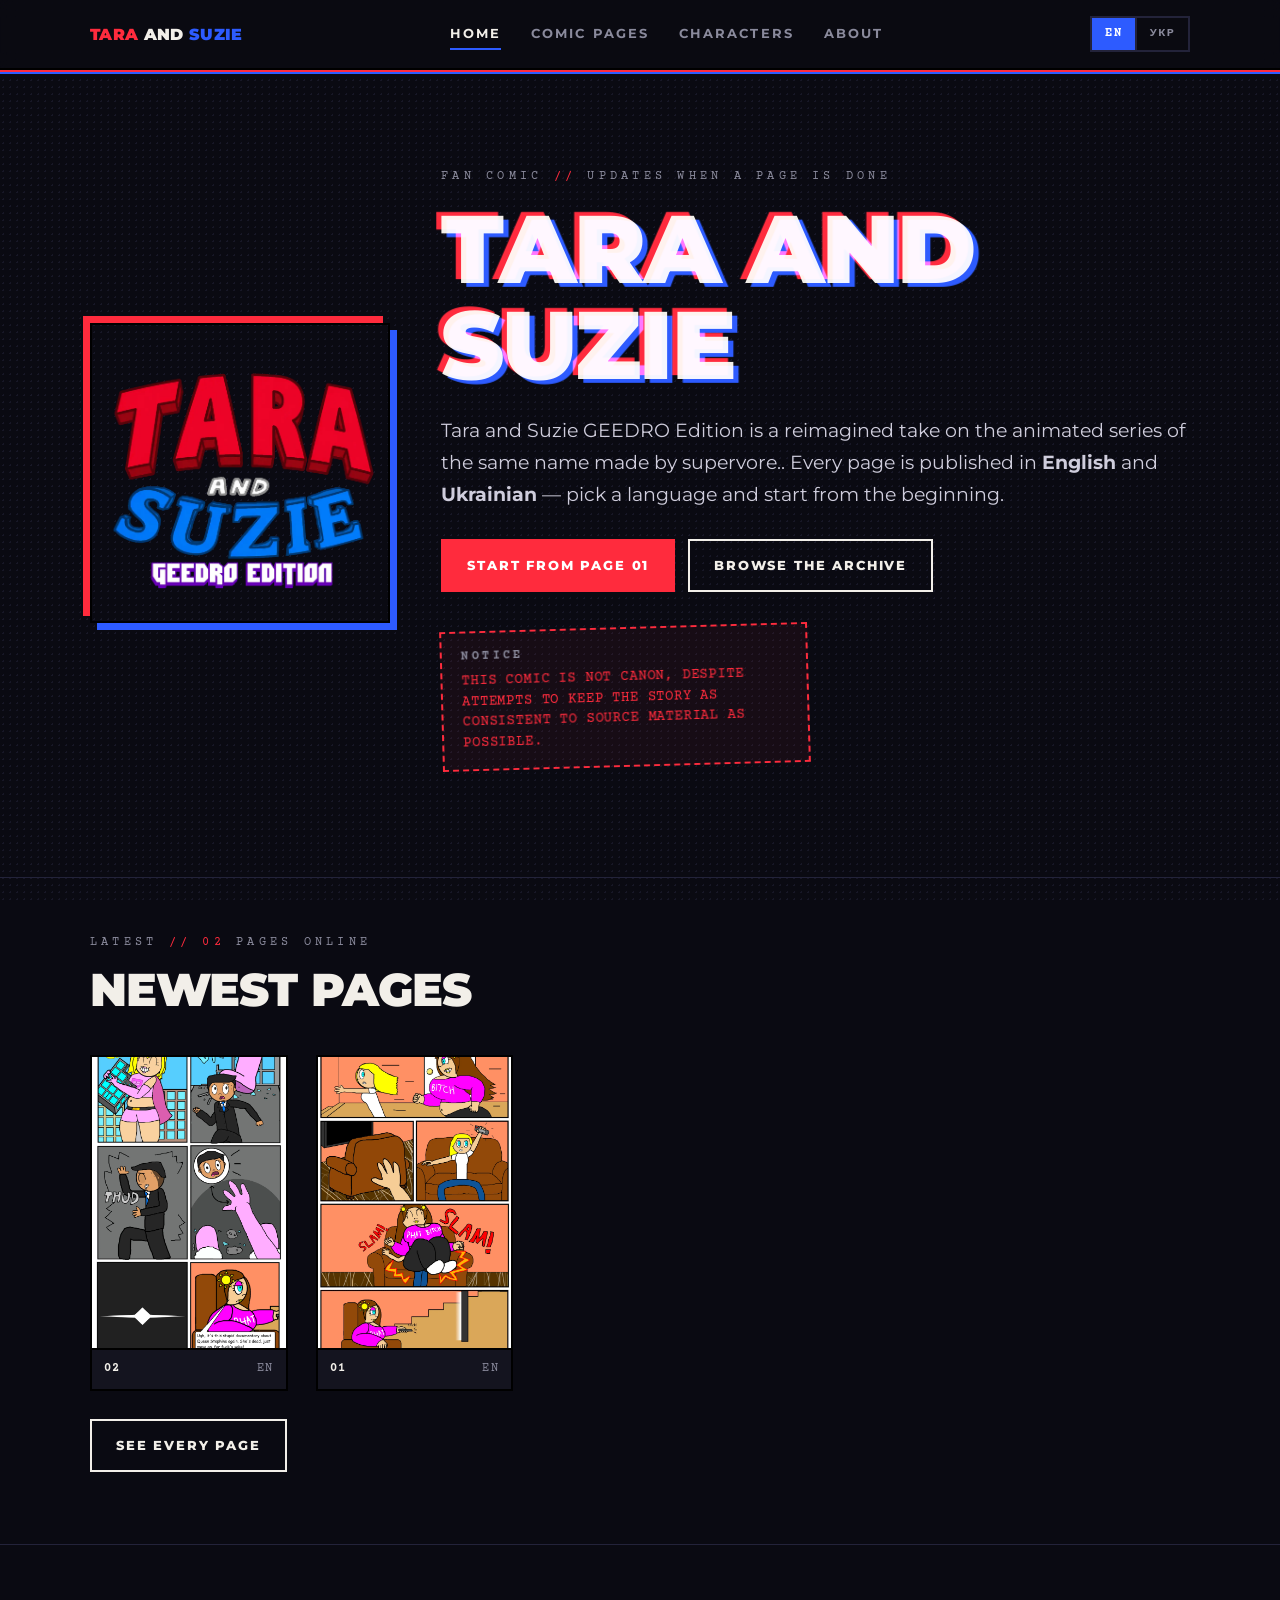
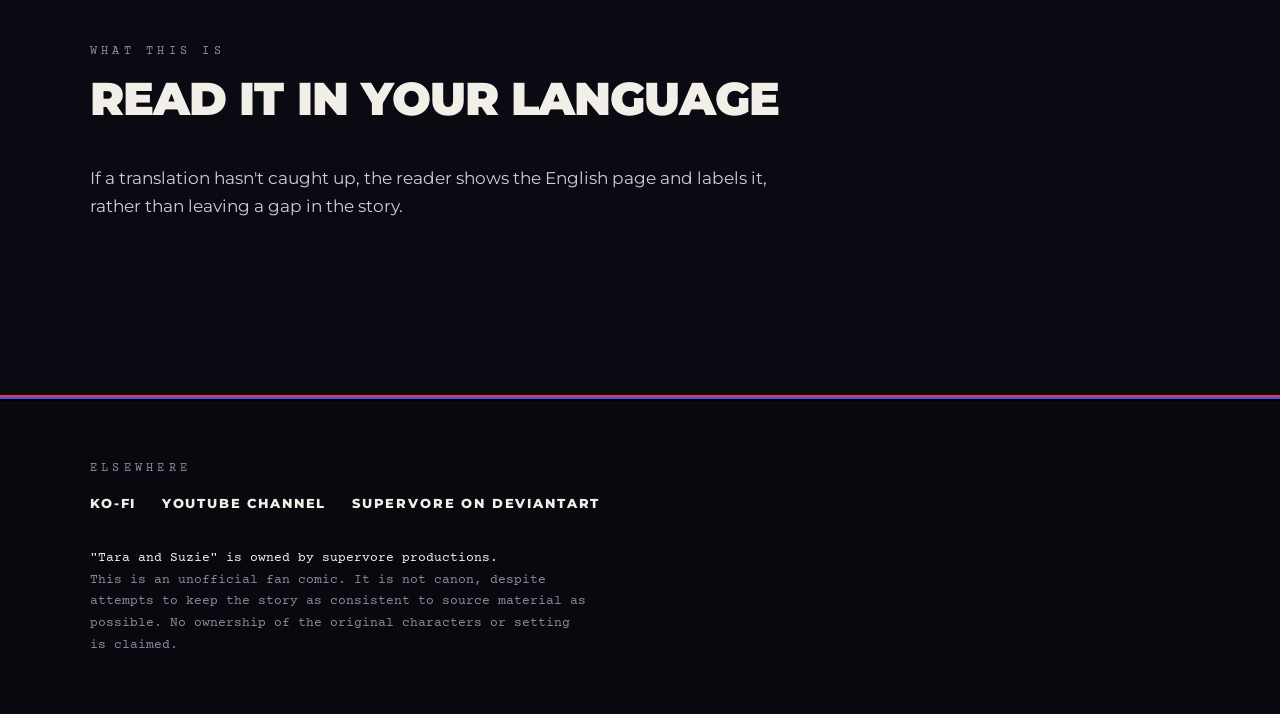
<file: index.html>
<!DOCTYPE html>
<html lang="en">
<head>
<meta charset="utf-8">
<meta name="viewport" content="width=device-width, initial-scale=1">
<title>Tara and Suzie — GEEDRO Edition</title>
<meta name="description" content="A dark comedy fan comic based on Tara and Suzie, read page by page in English or Ukrainian.">
<link rel="icon" href="images/logo.svg" type="image/svg+xml">
<link rel="preconnect" href="https://fonts.googleapis.com">
<link rel="preconnect" href="https://fonts.gstatic.com" crossorigin>
<link href="https://fonts.googleapis.com/css2?family=Montserrat:wght@400;500;700;800;900&family=Courier+Prime:wght@400;700&display=swap" rel="stylesheet">
<link rel="stylesheet" href="css/style.css">
</head>
<body data-title="title.home" data-meta="meta.home">
<a class="skip" href="#main">Skip to content</a>

<header class="masthead">
  <div class="wrap masthead__inner">
    <a class="brand" href="index.html" data-keep-lang>
      <span data-i18n="brand">Tara <span class="amp">&amp;</span> Suzie</span>
    </a>
    <nav class="nav" aria-label="Main">
      <a href="index.html" aria-current="page" data-keep-lang data-i18n="nav.home">Home</a>
      <a href="comics.html" data-keep-lang data-i18n="nav.comics">Comic pages</a>
      <a href="characters.html" data-keep-lang data-i18n="nav.characters">Characters</a>
      <a href="about.html" data-keep-lang data-i18n="nav.about">About</a>
    </nav>
    <div class="lang" role="group" aria-label="Language / Мова">
      <a href="index.html" data-lang-link="english">EN</a>
      <a href="index.html?lang=ukrainian" data-lang-link="ukrainian">УКР</a>
    </div>
  </div>
</header>

<div class="shell">
<main id="main">

  <section class="band">
    <div class="wrap hero">
      <img class="hero__logo" src="images/logo-en.webp" alt="" data-logo data-i18n-alt="logo.alt" width="300" height="300">
      <div>
        <p class="slug" data-i18n="home.slug">Fan comic <span>//</span> updates when a page is done</p>
        <h1 class="split split--load" data-text="Tara and Suzie" data-i18n="home.title">Tara and Suzie</h1>
        <p class="lede" data-i18n="home.lede">
          A dark comedy comic, drawn page by page and posted here in full.
          Every page is published in <strong>English</strong> and <strong>Ukrainian</strong> —
          pick a language and start from the beginning.
        </p>

        <div class="hero__cta">
          <a class="btn btn--solid" href="comics.html" data-read-first data-keep-lang data-i18n="home.cta.first">Start from page 01</a>
          <a class="btn" href="comics.html" data-keep-lang data-i18n="home.cta.browse">Browse the archive</a>
        </div>

        <p class="stamp">
          <b data-i18n="home.notice.label">Notice</b>
          <span data-i18n="home.notice.text">This comic is not canon, despite attempts to keep the story as consistent to source material as possible.</span>
        </p>
      </div>
    </div>
  </section>

  <section class="band band--tight">
    <div class="wrap">
      <div class="band__head">
        <p class="slug" data-i18n="home.latest.slug">Latest <span>//</span> <span data-total>00</span> pages online</p>
        <h2 data-i18n="home.latest.h2">Newest pages</h2>
      </div>
      <div class="grid" data-latest></div>
      <p style="margin-top:1.8rem">
        <a class="btn" href="comics.html" data-keep-lang data-i18n="home.latest.cta">See every page</a>
      </p>
    </div>
  </section>

  <section class="band">
    <div class="wrap">
      <div class="band__head">
        <p class="slug" data-i18n="home.what.slug">What this is</p>
        <h2 data-i18n="home.what.h2">Read it in your language</h2>
      </div>
      <div class="prose">
        <p data-i18n="home.what.p2">Fallback note.</p>
      </div>
    </div>
  </section>

</main>

<footer class="foot">
  <div class="wrap">
    <p class="slug" data-i18n="foot.slug">Elsewhere</p>
    <div class="foot__links">
      <a href="https://ko-fi.com/geedro" target="_blank" rel="noopener" data-i18n="foot.kofi">Ko-fi</a>
      <a href="https://www.youtube.com/@GEEDRO_Official_975" target="_blank" rel="noopener" data-i18n="foot.youtube">YouTube channel</a>
      <a href="https://www.deviantart.com/supervore123" target="_blank" rel="noopener" data-i18n="foot.da">supervore on DeviantArt</a>
    </div>
    <p class="foot__legal" data-i18n="foot.legal">
      <b>"Tara and Suzie" is owned by supervore productions.</b><br>
      This is an unofficial fan comic. It is not canon, despite attempts to keep the
      story as consistent to source material as possible. No ownership of the original
      characters or setting is claimed.
    </p>
  </div>
</footer>
</div>

<div class="reader" data-reader role="dialog" aria-modal="true" aria-label="Comic reader">
  <div class="reader__bar">
    <span data-reader-counter>&mdash;</span>
    <span data-reader-note style="color:var(--rip)"></span>
    <span class="reader__nav">
      <button class="icon-btn" type="button" data-reader-prev data-i18n="reader.prev">&larr; Prev</button>
      <button class="icon-btn" type="button" data-reader-next data-i18n="reader.next">Next &rarr;</button>
      <button class="icon-btn" type="button" data-reader-close data-i18n="reader.close">Close</button>
    </span>
  </div>
  <div class="reader__stage" data-reader-stage></div>
</div>

<script src="data/i18n.js"></script>
<script src="data/comic.js"></script>
<script src="js/site.js"></script>
</body>
</html>
</file>
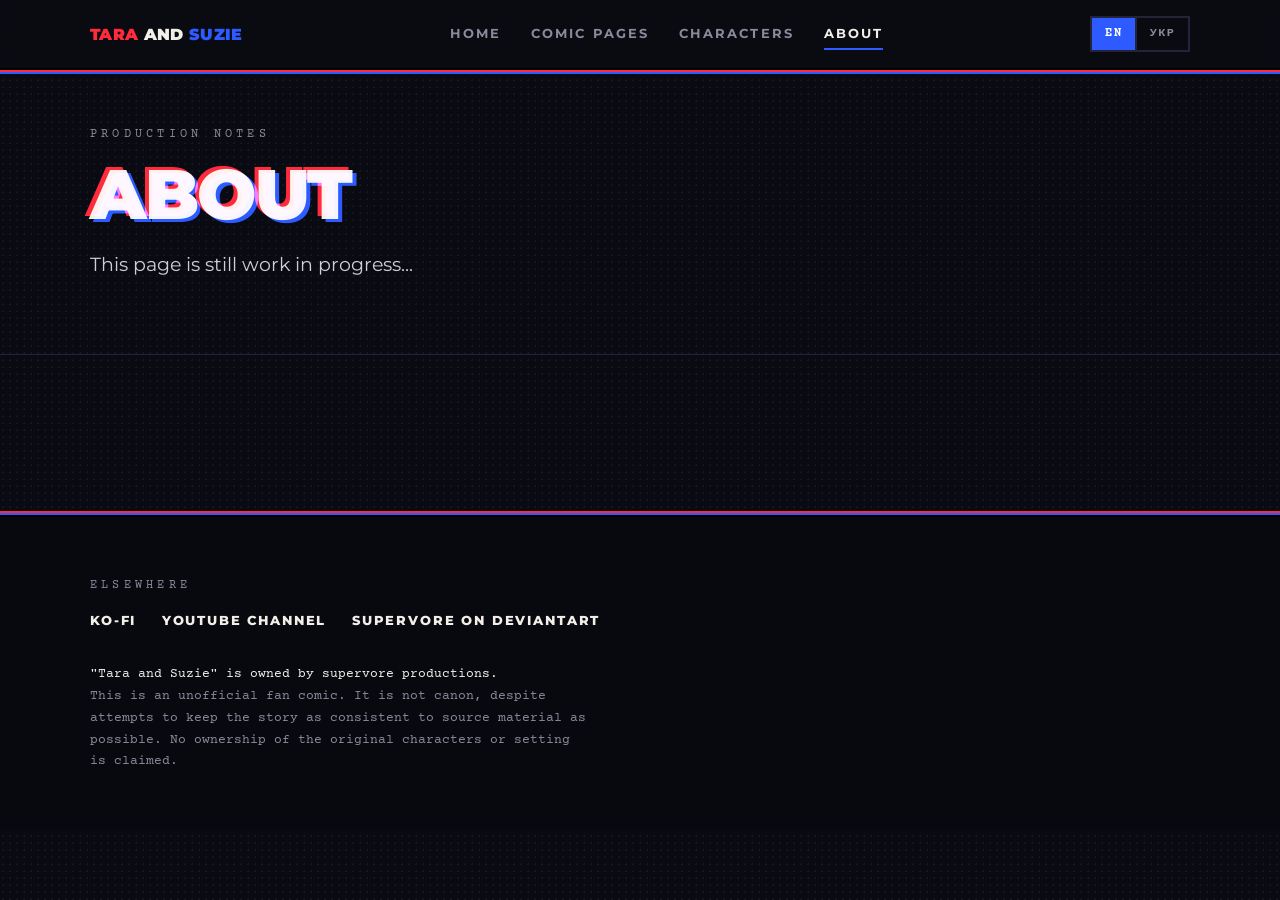
<file: about.html>
<!DOCTYPE html>
<html lang="en">
<head>
<meta charset="utf-8">
<meta name="viewport" content="width=device-width, initial-scale=1">
<title>About — Tara and Suzie</title>
<meta name="description" content="How the Tara and Suzie fan comic gets made, page by page.">
<link rel="icon" href="images/logo.svg" type="image/svg+xml">
<link rel="preconnect" href="https://fonts.googleapis.com">
<link rel="preconnect" href="https://fonts.gstatic.com" crossorigin>
<link href="https://fonts.googleapis.com/css2?family=Montserrat:wght@400;500;700;800;900&family=Courier+Prime:wght@400;700&display=swap" rel="stylesheet">
<link rel="stylesheet" href="css/style.css">
</head>
<body data-title="title.about" data-meta="meta.about">
<a class="skip" href="#main">Skip to content</a>

<header class="masthead">
  <div class="wrap masthead__inner">
    <a class="brand" href="index.html" data-keep-lang>
      <span data-i18n="brand">Tara <span class="amp">&amp;</span> Suzie</span>
    </a>
    <nav class="nav" aria-label="Main">
      <a href="index.html" data-keep-lang data-i18n="nav.home">Home</a>
      <a href="comics.html" data-keep-lang data-i18n="nav.comics">Comic pages</a>
      <a href="characters.html" data-keep-lang data-i18n="nav.characters">Characters</a>
      <a href="about.html" aria-current="page" data-keep-lang data-i18n="nav.about">About</a>
    </nav>
    <div class="lang" role="group" aria-label="Language / Мова">
      <a href="index.html" data-lang-link="english">EN</a>
      <a href="index.html?lang=ukrainian" data-lang-link="ukrainian">УКР</a>
    </div>
  </div>
</header>

<div class="shell">
<main id="main">

  <section class="band band--tight">
    <div class="wrap">
      <p class="slug" data-i18n="about.slug">Production notes</p>
      <h1 class="split split--load page-title" data-text="About" data-i18n="about.title">About</h1>
      <p class="lede page-lede" data-i18n="about.lede">How this comic got started.</p>
    </div>
  </section>

  <section class="band band--flush">
    <div class="wrap notes">

      <!-- <dl class="notes__aside">
        <dt data-i18n="about.dt.started">Started</dt><dd data-i18n="about.dd.started">Add the date</dd>
        <dt data-i18n="about.dt.written">Written by</dt><dd data-i18n="about.dd.written">Add a name</dd>
        <dt data-i18n="about.dt.art">Art by</dt><dd data-i18n="about.dd.art">Add a name</dd>
        <dt data-i18n="about.dt.trans">Translation</dt><dd data-i18n="about.dd.trans">English &amp; Ukrainian</dd>
        <dt data-i18n="about.dt.sched">Schedule</dt><dd data-i18n="about.dd.sched">When a page is done</dd>
      </dl> -->

      <!-- <div class="prose">
        <h2 data-i18n="about.h.origin">Where it came from</h2>
        <p data-i18n="about.p.origin">Origin.</p>

        <h2 data-i18n="about.h.process">How a page gets made</h2>
        <p data-i18n="about.p.process">Process.</p>

        <h2 data-i18n="about.h.langs">Two languages</h2>
        <p data-i18n="about.p.langs">Languages.</p>

        <h2 data-i18n="about.h.canon">On canon</h2>
        <p data-i18n="about.p.canon">Canon.</p>

        <h2 data-i18n="about.h.support">Support and contact</h2>
        <p data-i18n="about.p.support">Support.</p>
      </div> -->

    </div>
  </section>

</main>

<footer class="foot">
  <div class="wrap">
    <p class="slug" data-i18n="foot.slug">Elsewhere</p>
    <div class="foot__links">
      <a href="https://ko-fi.com/geedro" target="_blank" rel="noopener" data-i18n="foot.kofi">Ko-fi</a>
      <a href="https://www.youtube.com/@GEEDRO_Official_975" target="_blank" rel="noopener" data-i18n="foot.youtube">YouTube channel</a>
      <a href="https://www.deviantart.com/supervore123" target="_blank" rel="noopener" data-i18n="foot.da">supervore on DeviantArt</a>
    </div>
    <p class="foot__legal" data-i18n="foot.legal">
      <b>"Tara and Suzie" is owned by supervore productions.</b><br>
      This is an unofficial fan comic. It is not canon, despite attempts to keep the
      story as consistent to source material as possible. No ownership of the original
      characters or setting is claimed.
    </p>
  </div>
</footer>
</div>

<script src="data/i18n.js"></script>
<script src="data/comic.js"></script>
<script src="js/site.js"></script>
</body>
</html>
</file>
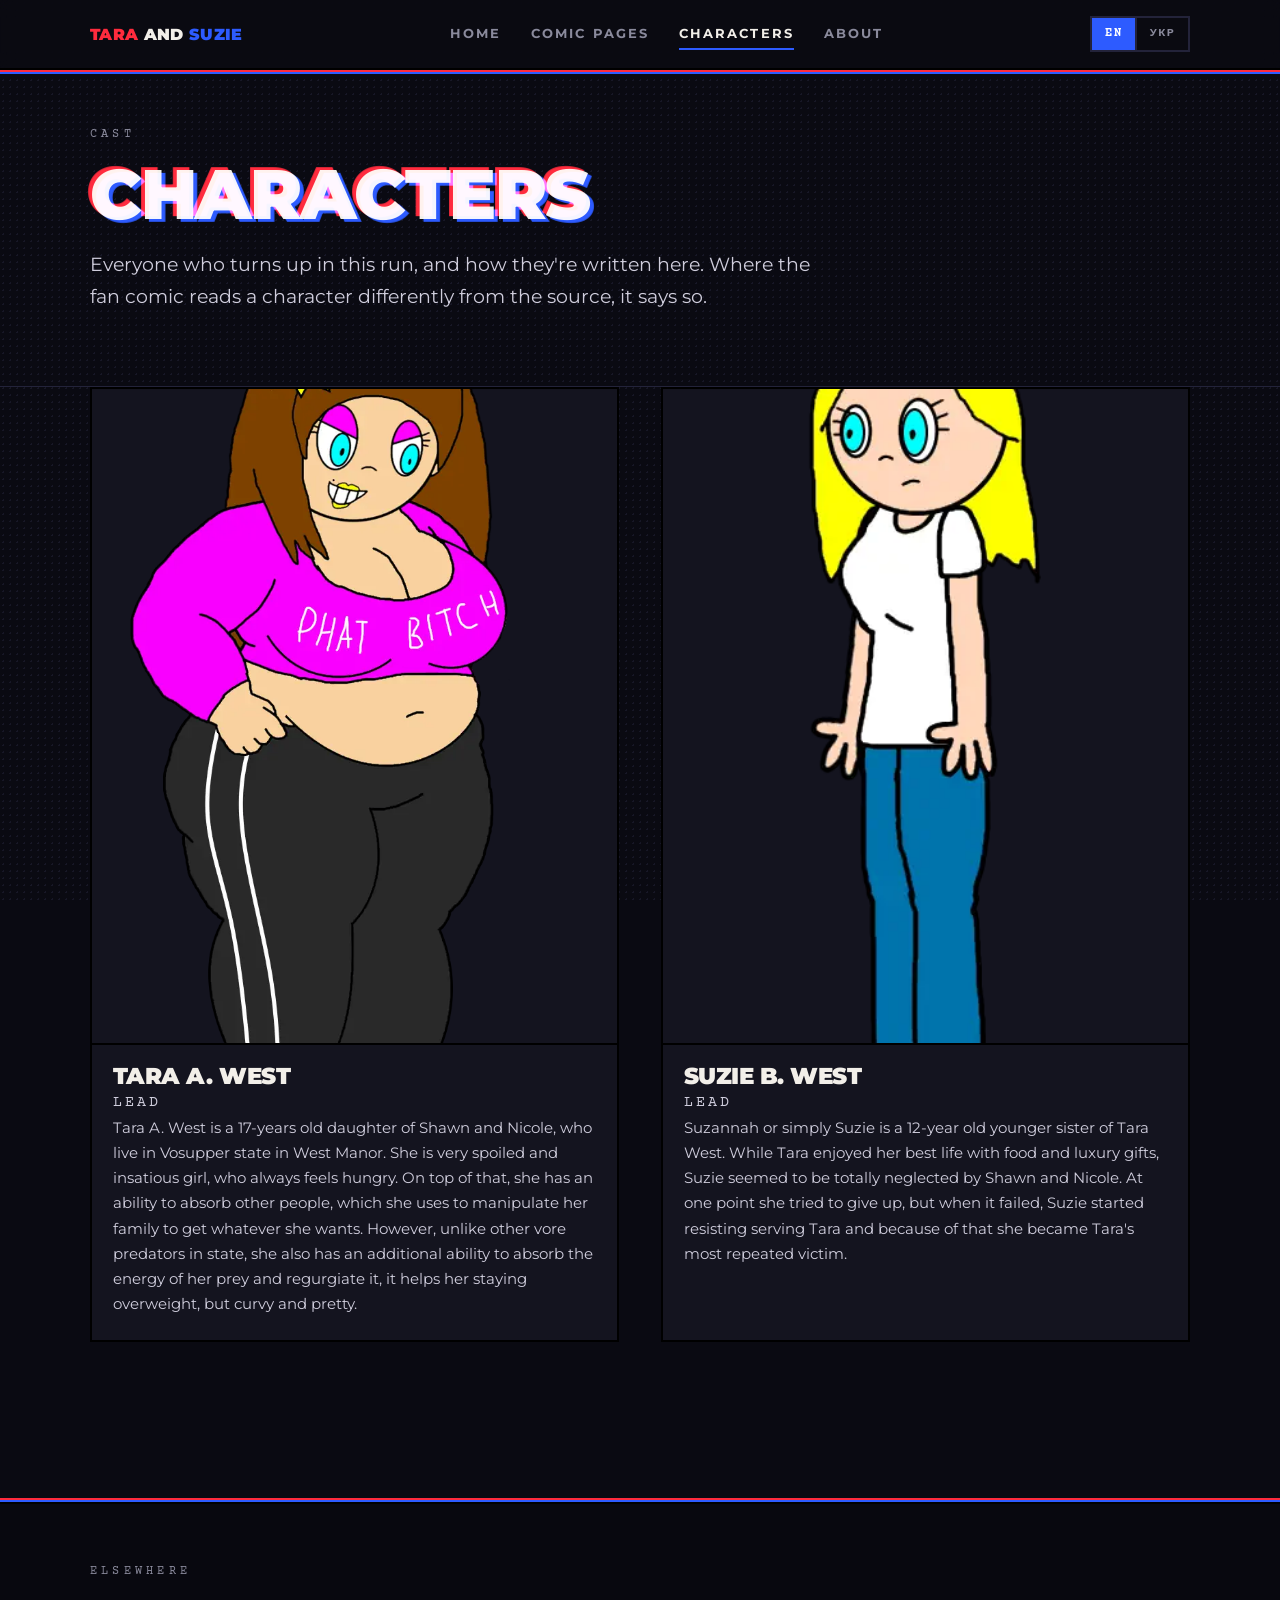
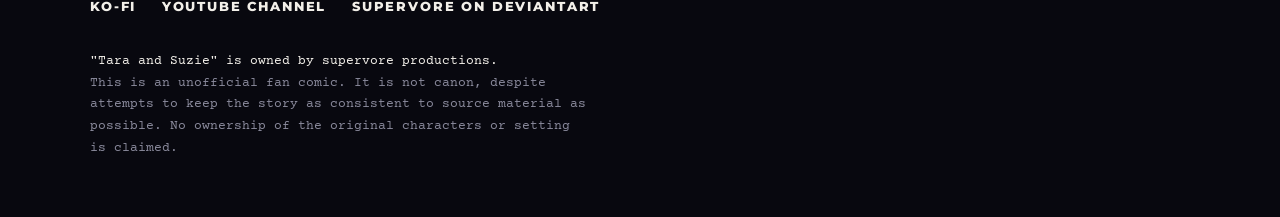
<file: characters.html>
<!DOCTYPE html>
<html lang="en">
<head>
<meta charset="utf-8">
<meta name="viewport" content="width=device-width, initial-scale=1">
<title>Characters — Tara and Suzie</title>
<meta name="description" content="Who appears in the Tara and Suzie fan comic.">
<link rel="icon" href="images/logo.svg" type="image/svg+xml">
<link rel="preconnect" href="https://fonts.googleapis.com">
<link rel="preconnect" href="https://fonts.gstatic.com" crossorigin>
<link href="https://fonts.googleapis.com/css2?family=Montserrat:wght@400;500;700;800;900&family=Courier+Prime:wght@400;700&display=swap" rel="stylesheet">
<link rel="stylesheet" href="css/style.css">
</head>
<body data-title="title.characters" data-meta="meta.characters">
<a class="skip" href="#main">Skip to content</a>

<header class="masthead">
  <div class="wrap masthead__inner">
    <a class="brand" href="index.html" data-keep-lang>
      <span data-i18n="brand">Tara <span class="amp">&amp;</span> Suzie</span>
    </a>
    <nav class="nav" aria-label="Main">
      <a href="index.html" data-keep-lang data-i18n="nav.home">Home</a>
      <a href="comics.html" data-keep-lang data-i18n="nav.comics">Comic pages</a>
      <a href="characters.html" aria-current="page" data-keep-lang data-i18n="nav.characters">Characters</a>
      <a href="about.html" data-keep-lang data-i18n="nav.about">About</a>
    </nav>
    <div class="lang" role="group" aria-label="Language / Мова">
      <a href="index.html" data-lang-link="english">EN</a>
      <a href="index.html?lang=ukrainian" data-lang-link="ukrainian">УКР</a>
    </div>
  </div>
</header>

<div class="shell">
<main id="main">

  <section class="band band--tight">
    <div class="wrap">
      <p class="slug" data-i18n="chars.slug">Cast</p>
      <h1 class="split split--load page-title" data-text="Characters" data-i18n="chars.title">Characters</h1>
      <p class="lede page-lede" data-i18n="chars.lede">Who turns up in this run.</p>
    </div>
  </section>

  <section class="band band--flush">
    <div class="wrap">
      <div class="cast">

        <!-- One .cast__item per character. Text lives in data/i18n.js. -->
        <article class="cast__item">
          <img src="images/characters/tara.webp" alt="Tara">
          <div class="cast__body">
            <h3 data-i18n="chars.tara.name">Tara</h3>
            <p class="cast__role" data-i18n="chars.tara.role">Lead</p>
            <p data-i18n="chars.tara.bio">Description.</p>
          </div>
        </article>

        <article class="cast__item">
          <img src="images/characters/suzie.webp" alt="Suzie">
          <div class="cast__body">
            <h3 data-i18n="chars.suzie.name">Suzie</h3>
            <p class="cast__role" data-i18n="chars.suzie.role">Lead</p>
            <p data-i18n="chars.suzie.bio">Description.</p>
          </div>
        </article>

      </div>
    </div>
  </section>

</main>

<footer class="foot">
  <div class="wrap">
    <p class="slug" data-i18n="foot.slug">Elsewhere</p>
    <div class="foot__links">
      <a href="https://ko-fi.com/geedro" target="_blank" rel="noopener" data-i18n="foot.kofi">Ko-fi</a>
      <a href="https://www.youtube.com/@GEEDRO_Official_975" target="_blank" rel="noopener" data-i18n="foot.youtube">YouTube channel</a>
      <a href="https://www.deviantart.com/supervore123" target="_blank" rel="noopener" data-i18n="foot.da">supervore on DeviantArt</a>
    </div>
    <p class="foot__legal" data-i18n="foot.legal">
      <b>"Tara and Suzie" is owned by supervore productions.</b><br>
      This is an unofficial fan comic. It is not canon, despite attempts to keep the
      story as consistent to source material as possible. No ownership of the original
      characters or setting is claimed.
    </p>
  </div>
</footer>
</div>

<script src="data/i18n.js"></script>
<script src="data/comic.js"></script>
<script src="js/site.js"></script>
</body>
</html>
</file>
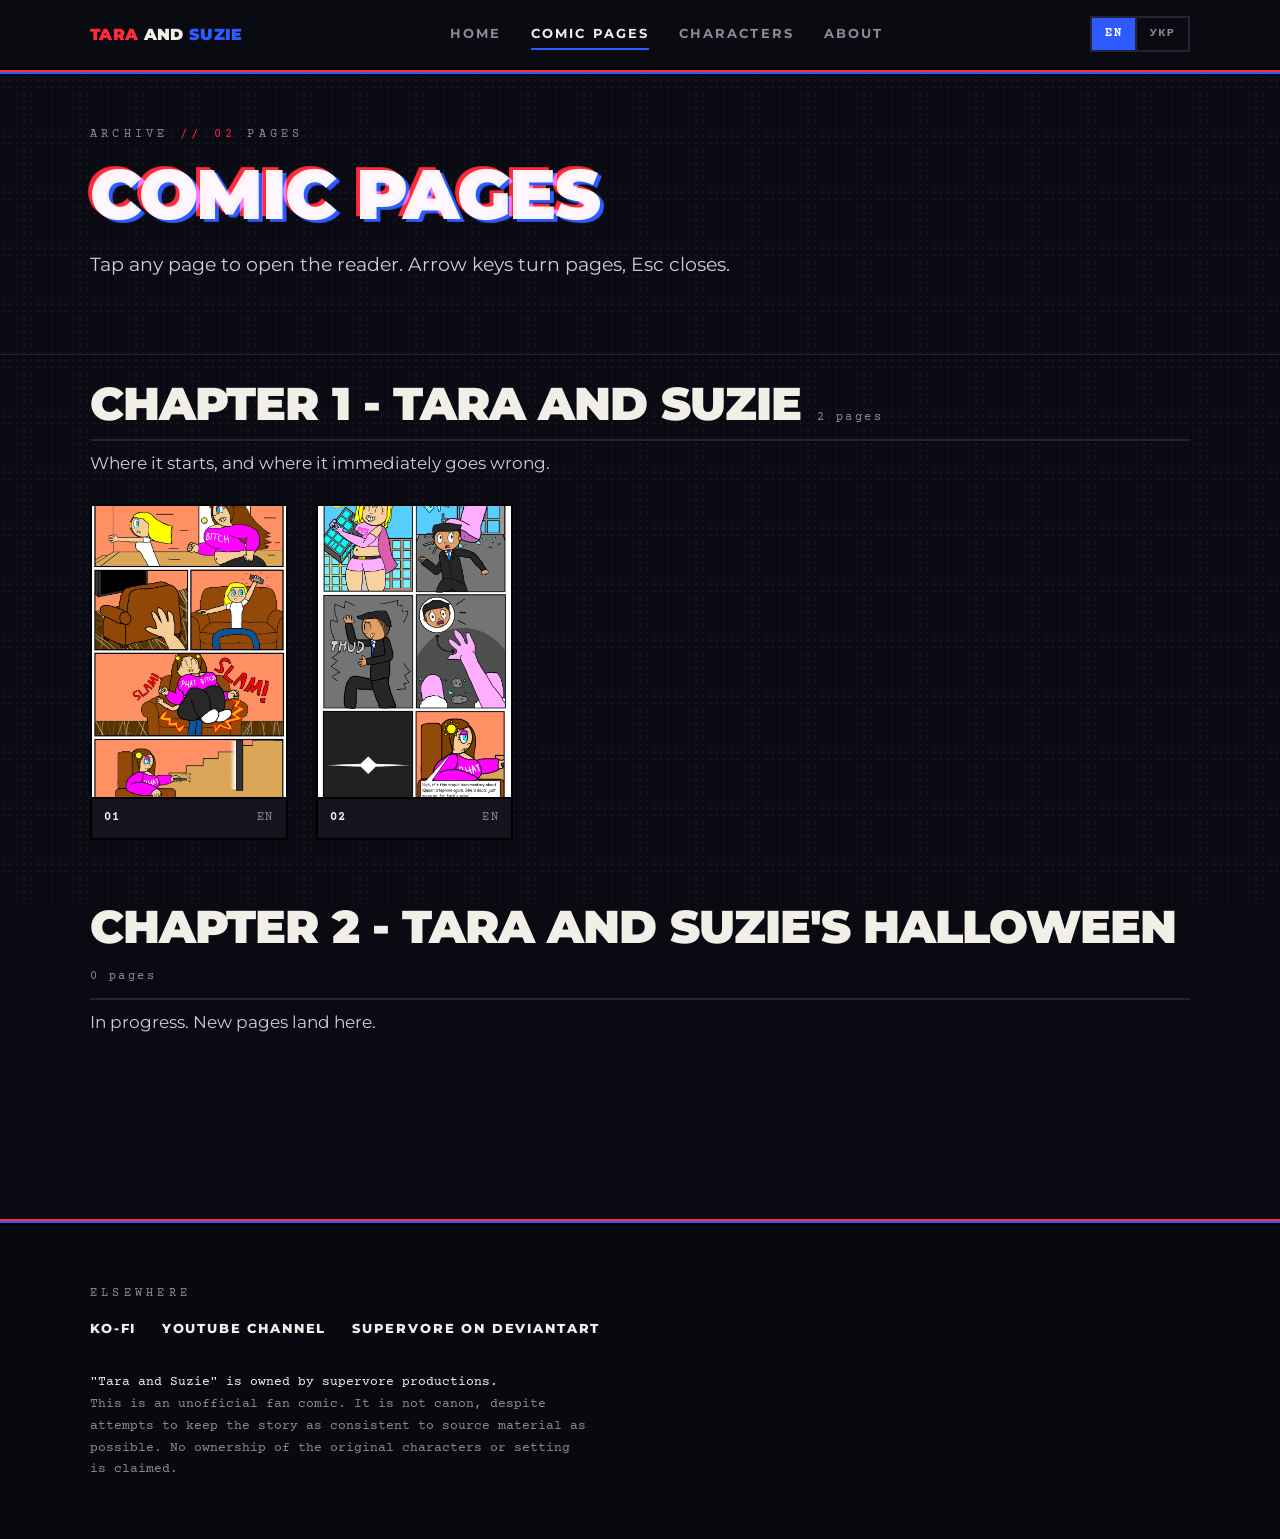
<file: comics.html>
<!DOCTYPE html>
<html lang="en">
<head>
<meta charset="utf-8">
<meta name="viewport" content="width=device-width, initial-scale=1">
<title>Comic pages — Tara and Suzie</title>
<meta name="description" content="Every published page of the Tara and Suzie fan comic, in English or Ukrainian.">
<link rel="icon" href="images/logo.svg" type="image/svg+xml">
<link rel="preconnect" href="https://fonts.googleapis.com">
<link rel="preconnect" href="https://fonts.gstatic.com" crossorigin>
<link href="https://fonts.googleapis.com/css2?family=Montserrat:wght@400;500;700;800;900&family=Courier+Prime:wght@400;700&display=swap" rel="stylesheet">
<link rel="stylesheet" href="css/style.css">
</head>
<body data-title="title.comics" data-meta="meta.comics">
<a class="skip" href="#main">Skip to content</a>

<header class="masthead">
  <div class="wrap masthead__inner">
    <a class="brand" href="index.html" data-keep-lang>
      <span data-i18n="brand">Tara <span class="amp">&amp;</span> Suzie</span>
    </a>
    <nav class="nav" aria-label="Main">
      <a href="index.html" data-keep-lang data-i18n="nav.home">Home</a>
      <a href="comics.html" aria-current="page" data-keep-lang data-i18n="nav.comics">Comic pages</a>
      <a href="characters.html" data-keep-lang data-i18n="nav.characters">Characters</a>
      <a href="about.html" data-keep-lang data-i18n="nav.about">About</a>
    </nav>
    <div class="lang" role="group" aria-label="Language / Мова">
      <a href="index.html" data-lang-link="english">EN</a>
      <a href="index.html?lang=ukrainian" data-lang-link="ukrainian">УКР</a>
    </div>
  </div>
</header>

<div class="shell">
<main id="main">

  <section class="band band--tight">
    <div class="wrap">
      <p class="slug" data-i18n="comics.slug">Archive <span>//</span> <span data-total>00</span> pages</p>
      <h1 class="split split--load page-title" data-text="Comic pages" data-i18n="comics.title">Comic pages</h1>
      <p class="lede page-lede" data-i18n="comics.lede">
        Tap any page to open the reader. Arrow keys turn pages, Esc closes.
      </p>
    </div>
  </section>

  <section class="band band--flush">
    <div class="wrap" data-archive></div>
  </section>

</main>

<footer class="foot">
  <div class="wrap">
    <p class="slug" data-i18n="foot.slug">Elsewhere</p>
    <div class="foot__links">
      <a href="https://ko-fi.com/geedro" target="_blank" rel="noopener" data-i18n="foot.kofi">Ko-fi</a>
      <a href="https://www.youtube.com/@GEEDRO_Official_975" target="_blank" rel="noopener" data-i18n="foot.youtube">YouTube channel</a>
      <a href="https://www.deviantart.com/supervore123" target="_blank" rel="noopener" data-i18n="foot.da">supervore on DeviantArt</a>
    </div>
    <p class="foot__legal" data-i18n="foot.legal">
      <b>"Tara and Suzie" is owned by supervore productions.</b><br>
      This is an unofficial fan comic. It is not canon, despite attempts to keep the
      story as consistent to source material as possible. No ownership of the original
      characters or setting is claimed.
    </p>
  </div>
</footer>
</div>

<div class="reader" data-reader role="dialog" aria-modal="true" aria-label="Comic reader">
  <div class="reader__bar">
    <span data-reader-counter>&mdash;</span>
    <span data-reader-note style="color:var(--rip)"></span>
    <span class="reader__nav">
      <button class="icon-btn" type="button" data-reader-prev data-i18n="reader.prev">&larr; Prev</button>
      <button class="icon-btn" type="button" data-reader-next data-i18n="reader.next">Next &rarr;</button>
      <button class="icon-btn" type="button" data-reader-close data-i18n="reader.close">Close</button>
    </span>
  </div>
  <div class="reader__stage" data-reader-stage></div>
</div>

<script src="data/i18n.js"></script>
<script src="data/comic.js"></script>
<script src="js/site.js"></script>
</body>
</html>
</file>
<file: css/style.css>
/* =====================================================================
   Tara and Suzie — fan comic archive
   Visual concept: off-register colour separation, like a cheap comic run
   where the red and blue plates never quite line up.
   ===================================================================== */

:root {
  --void:   #0A0A12;   /* paper base — blue-black */
  --panel:  #14141F;   /* panel / card surface   */
  --edge:   #23233a;   /* hairlines, gutters     */
  --rip:    #FF2B3D;   /* red plate              */
  --print:  #2D5BFF;   /* blue plate             */
  --bone:   #F2EFE9;   /* newsprint white        */
  --ash:    #8A8A9C;   /* captions, meta         */

  --display: "Montserrat", system-ui, sans-serif;
  --script:  "Courier Prime", ui-monospace, "Courier New", monospace;

  --shell: 1180px;
  --gap: clamp(1rem, 3.5vw, 2.5rem);
}

/* ---------- reset ---------- */
*, *::before, *::after { box-sizing: border-box; }
html { -webkit-text-size-adjust: 100%; scroll-behavior: smooth; }
body {
  margin: 0;
  background: var(--void);
  color: var(--bone);
  font-family: var(--display);
  font-weight: 400;
  font-size: clamp(1rem, 0.96rem + 0.2vw, 1.075rem);
  line-height: 1.65;
  -webkit-font-smoothing: antialiased;
}
img { max-width: 100%; display: block; }
a { color: inherit; }

/* halftone screen over the whole page */
body::before {
  content: "";
  position: fixed;
  inset: 0;
  z-index: 0;
  pointer-events: none;
  background-image: radial-gradient(var(--edge) 1px, transparent 1px);
  background-size: 7px 7px;
  opacity: 0.5;
}
.shell { position: relative; z-index: 1; }

.wrap {
  width: 100%;
  max-width: var(--shell);
  margin-inline: auto;
  padding-inline: var(--gap);
}

/* ---------- misregistered type: the signature ---------- */
.split {
  position: relative;
  display: inline-block;
  color: var(--bone);
  isolation: isolate;
}
.split::before,
.split::after {
  content: attr(data-text);
  position: absolute;
  inset: 0;
  mix-blend-mode: screen;
  pointer-events: none;
}
.split::before { color: var(--rip);   transform: translate(-0.055em, -0.04em); }
.split::after  { color: var(--print); transform: translate( 0.055em,  0.04em); }

@keyframes register {
  from { transform: translate(var(--fx), var(--fy)); opacity: 0.35; }
  to   { transform: translate(var(--tx), var(--ty)); opacity: 1; }
}
.split--load::before {
  --fx: -0.5em; --fy: -0.24em; --tx: -0.055em; --ty: -0.04em;
  animation: register 900ms cubic-bezier(.16,.9,.3,1) both;
}
.split--load::after {
  --fx: 0.5em; --fy: 0.24em; --tx: 0.055em; --ty: 0.04em;
  animation: register 900ms cubic-bezier(.16,.9,.3,1) 60ms both;
}

/* ---------- headings ---------- */
h1, h2, h3 { font-weight: 900; letter-spacing: -0.02em; line-height: 1; margin: 0; }
h1 { font-size: clamp(2.6rem, 9vw, 6rem); text-transform: uppercase; }
h2 { font-size: clamp(1.7rem, 4.2vw, 2.9rem); text-transform: uppercase; }
h3 { font-size: clamp(1.15rem, 2.2vw, 1.45rem); }

/* eyebrow — the script-page slug line */
.slug {
  font-family: var(--script);
  font-size: 0.78rem;
  letter-spacing: 0.34em;
  text-transform: uppercase;
  color: var(--ash);
  margin: 0 0 0.9rem;
}
.slug span { color: var(--rip); }

.lede { font-size: clamp(1.05rem, 1.6vw, 1.2rem); color: #cfcddc; max-width: 58ch; }
.prose { max-width: 66ch; color: #cfcddc; }
.prose p { margin: 0 0 1.15rem; }
.prose strong { color: var(--bone); font-weight: 700; }

/* ---------- header ---------- */
.masthead {
  position: sticky;
  top: 0;
  z-index: 40;
  background: rgba(10, 10, 18, 0.9);
  backdrop-filter: blur(10px);
  border-bottom: 2px solid #000;
  box-shadow: 0 2px 0 var(--rip), 0 4px 0 var(--print);
}
.masthead__inner {
  display: flex;
  align-items: center;
  justify-content: space-between;
  gap: 1rem;
  min-height: 68px;
  flex-wrap: wrap;
}
.brand {
  display: inline-flex;
  align-items: center;
  gap: 0.6rem;
  font-weight: 900;
  font-size: 1.02rem;
  letter-spacing: 0.02em;
  text-transform: uppercase;
  text-decoration: none;
}
.brand img { width: 30px; height: 30px; }
.amp { color: var(--rip); }

.nav { display: flex; gap: clamp(0.9rem, 2.4vw, 1.9rem); flex-wrap: wrap; }
.nav a {
  position: relative;
  font-size: 0.8rem;
  font-weight: 700;
  letter-spacing: 0.16em;
  text-transform: uppercase;
  text-decoration: none;
  color: var(--ash);
  padding: 0.35rem 0;
  transition: color 160ms ease;
}
.nav a::after {
  content: "";
  position: absolute;
  left: 0; right: 100%; bottom: 0;
  height: 2px;
  background: var(--rip);
  transition: right 220ms cubic-bezier(.16,.9,.3,1);
}
.nav a:hover, .nav a:focus-visible { color: var(--bone); }
.nav a:hover::after, .nav a:focus-visible::after { right: 0; }
.nav a[aria-current="page"] { color: var(--bone); }
.nav a[aria-current="page"]::after { right: 0; background: var(--print); }

/* ---------- sections ---------- */
.band { padding-block: clamp(3.2rem, 8vw, 6rem); }
.band--tight { padding-block: clamp(2.2rem, 5vw, 3.4rem); }
.band + .band { border-top: 1px solid var(--edge); }

.band__head { margin-bottom: clamp(1.6rem, 4vw, 2.6rem); }
.band--flush { padding-top: 0; }

/* sub-page headings sit a step below the home hero */
.page-title { font-size: clamp(2.2rem, 7vw, 4.4rem); }
.page-lede { margin-top: 1.2rem; }
.hero .lede { margin-top: 1.4rem; }

/* ---------- hero ---------- */
.hero { display: grid; gap: clamp(1.8rem, 5vw, 3.2rem); grid-template-columns: 1fr; align-items: center; }
@media (min-width: 900px) { .hero { grid-template-columns: 300px 1fr; } }

.hero__logo {
  border: 2px solid #000;
  box-shadow: 7px 7px 0 var(--print), -7px -7px 0 var(--rip);
  max-width: 300px;
}
.hero__cta { display: flex; flex-wrap: wrap; gap: 0.8rem; margin-top: 1.8rem; }

/* ---------- buttons ---------- */
.btn {
  display: inline-block;
  font-family: var(--display);
  font-weight: 800;
  font-size: 0.82rem;
  letter-spacing: 0.14em;
  text-transform: uppercase;
  text-decoration: none;
  padding: 0.85rem 1.5rem;
  border: 2px solid var(--bone);
  background: transparent;
  color: var(--bone);
  cursor: pointer;
  transition: transform 140ms ease, box-shadow 140ms ease, background 140ms ease, color 140ms ease;
}
.btn:hover, .btn:focus-visible {
  transform: translate(-3px, -3px);
  box-shadow: 3px 3px 0 var(--print), -1px -1px 0 var(--rip);
}
.btn--solid { background: var(--rip); border-color: var(--rip); color: #fff; }
.btn--solid:hover, .btn--solid:focus-visible { box-shadow: 5px 5px 0 var(--print); }

/* ---------- the not-canon stamp ---------- */
.stamp {
  margin-top: 2.2rem;
  display: inline-block;
  max-width: 46ch;
  padding: 0.95rem 1.2rem;
  border: 2px dashed var(--rip);
  color: var(--rip);
  font-family: var(--script);
  font-size: 0.86rem;
  line-height: 1.5;
  text-transform: uppercase;
  letter-spacing: 0.06em;
  transform: rotate(-1.6deg);
  background: rgba(255, 43, 61, 0.05);
}
.stamp b { display: block; font-size: 0.72rem; letter-spacing: 0.3em; color: var(--ash); margin-bottom: 0.35rem; }

/* ---------- language switch (in the masthead) ---------- */
.lang { display: flex; border: 2px solid var(--edge); flex-shrink: 0; }
.lang a {
  padding: 0.4rem 0.8rem;
  font-family: var(--script);
  font-size: 0.74rem;
  font-weight: 700;
  letter-spacing: 0.12em;
  text-transform: uppercase;
  text-decoration: none;
  color: var(--ash);
  transition: background 150ms ease, color 150ms ease;
}
.lang a + a { border-left: 2px solid var(--edge); }
.lang a:hover { color: var(--bone); }
.lang a[aria-current="true"] { background: var(--print); color: #fff; }

/* ---------- chapters + page grid ---------- */
.chapter + .chapter { margin-top: clamp(2.6rem, 6vw, 4rem); }
.chapter__head {
  display: flex;
  align-items: baseline;
  gap: 1rem;
  flex-wrap: wrap;
  padding-bottom: 0.7rem;
  margin-top: 1.6rem;
  border-bottom: 2px solid var(--edge);
}
.chapter__blurb { color: #cfcddc; max-width: 60ch; margin: 0.5rem 0 1.7rem; }
.chapter__count { font-family: var(--script); font-size: 0.78rem; letter-spacing: 0.2em; color: var(--ash); }

.grid {
  display: grid;
  gap: clamp(1rem, 2.6vw, 1.75rem);
  grid-template-columns: repeat(auto-fill, minmax(190px, 1fr));
}

.card {
  position: relative;
  display: block;
  padding: 0;
  border: 2px solid #000;
  background: var(--panel);
  cursor: pointer;
  text-align: left;
  color: inherit;
  font: inherit;
  transition: transform 170ms cubic-bezier(.16,.9,.3,1), box-shadow 170ms cubic-bezier(.16,.9,.3,1);
}
.card:hover, .card:focus-visible {
  transform: translate(-4px, -4px);
  box-shadow: 8px 8px 0 var(--print), -3px -3px 0 var(--rip);
  outline: none;
}
.card img { width: 100%; aspect-ratio: 2 / 3; object-fit: cover; background: var(--panel); }
.card__bar {
  display: flex;
  align-items: center;
  justify-content: space-between;
  gap: 0.5rem;
  padding: 0.6rem 0.75rem;
  border-top: 2px solid #000;
  font-family: var(--script);
  font-size: 0.75rem;
  letter-spacing: 0.12em;
  text-transform: uppercase;
  color: var(--ash);
}
.card__bar b { color: var(--bone); font-weight: 700; }

/* ---------- reader overlay ---------- */
.reader {
  position: fixed;
  inset: 0;
  z-index: 90;
  display: none;
  flex-direction: column;
  background: #06060c;
}
.reader[open], .reader.is-open { display: flex; }
.reader__bar {
  background: #06060c;
  display: flex;
  align-items: center;
  justify-content: space-between;
  gap: 1rem;
  padding: 0.75rem var(--gap);
  border-bottom: 1px solid var(--edge);
  font-family: var(--script);
  font-size: 0.8rem;
  letter-spacing: 0.16em;
  text-transform: uppercase;
  color: var(--ash);
}
.reader__stage {
  flex: 1;
  display: flex;
  align-items: flex-start;
  justify-content: center;
  overflow: auto;
  padding: var(--gap);
}
.reader__stage img {
  max-width: min(100%, 860px);
  border: 2px solid #000;
  box-shadow: 6px 6px 0 var(--print), -6px -6px 0 var(--rip);
}
.reader__nav { display: flex; gap: 0.6rem; align-items: center; }
.icon-btn {
  border: 2px solid var(--edge);
  background: transparent;
  color: var(--bone);
  font-family: var(--display);
  font-weight: 800;
  font-size: 0.78rem;
  letter-spacing: 0.12em;
  text-transform: uppercase;
  padding: 0.5rem 0.9rem;
  cursor: pointer;
  transition: border-color 150ms ease, color 150ms ease;
}
.icon-btn:hover:not(:disabled) { border-color: var(--rip); }
.icon-btn:disabled { opacity: 0.3; cursor: not-allowed; }

/* ---------- characters ---------- */
.cast { display: grid; gap: clamp(1.6rem, 4vw, 2.6rem); grid-template-columns: repeat(auto-fit, minmax(280px, 1fr)); }
.cast__item { border: 2px solid #000; background: var(--panel); }
.cast__item img { width: 100%; aspect-ratio: 4 / 5; object-fit: cover; border-bottom: 2px solid #000; }
.cast__body { padding: 1.2rem 1.3rem 1.5rem; }
.cast__body h3 { margin-bottom: 0.15rem; text-transform: uppercase; }
.cast__role {
  font-family: var(--script);
  font-size: 0.76rem;
  letter-spacing: 0.2em;
  text-transform: uppercase;
  color: var(--rip);
  margin: 0 0 0.9rem;
}
.cast__body p { color: #cfcddc; margin: 0; font-size: 0.95rem; }

/* ---------- about: production notes ---------- */
.notes { display: grid; gap: clamp(1.4rem, 4vw, 2.4rem); grid-template-columns: 1fr; }
@media (min-width: 820px) { .notes { grid-template-columns: 220px 1fr; } }
.notes__aside {
  font-family: var(--script);
  font-size: 0.78rem;
  letter-spacing: 0.14em;
  text-transform: uppercase;
  color: var(--ash);
  border-left: 2px solid var(--rip);
  padding-left: 1rem;
  align-self: start;
}
.notes__aside dt { color: var(--bone); margin-top: 0.9rem; }
.notes__aside dt:first-child { margin-top: 0; }
.notes__aside dd { margin: 0.1rem 0 0; }

/* ---------- footer ---------- */
.foot {
  border-top: 2px solid #000;
  box-shadow: 0 -2px 0 var(--print), 0 -4px 0 var(--rip);
  background: #08080f;
  padding-block: clamp(2.4rem, 6vw, 3.6rem);
  margin-top: clamp(2.5rem, 6vw, 4rem);
}
.foot__links { display: flex; flex-wrap: wrap; gap: 0.8rem 1.6rem; margin-bottom: 1.8rem; }
.foot__links a {
  font-weight: 800;
  font-size: 0.82rem;
  letter-spacing: 0.14em;
  text-transform: uppercase;
  text-decoration: none;
  border-bottom: 2px solid transparent;
  padding-bottom: 2px;
  transition: border-color 150ms ease, color 150ms ease;
  color: var(--bone);
}
.foot__links a:hover { border-color: var(--rip); }
.foot__legal {
  font-family: var(--script);
  font-size: 0.8rem;
  line-height: 1.7;
  color: var(--ash);
  max-width: 62ch;
  margin: 0;
}
.foot__legal b { color: var(--bone); font-weight: 400; }

/* ---------- a11y + motion ---------- */
:focus-visible { outline: 3px solid var(--print); outline-offset: 3px; }
.skip {
  position: absolute;
  left: -9999px;
  top: 0;
  background: var(--rip);
  color: #fff;
  padding: 0.7rem 1.1rem;
  z-index: 100;
  font-weight: 700;
}
.skip:focus { left: 0; }
.sr { position: absolute; width: 1px; height: 1px; overflow: hidden; clip: rect(0 0 0 0); white-space: nowrap; }

@media (prefers-reduced-motion: reduce) {
  * { animation-duration: 0.01ms !important; animation-iteration-count: 1 !important; transition-duration: 0.01ms !important; }
  html { scroll-behavior: auto; }
  .card:hover, .btn:hover { transform: none; }
}
</file>
